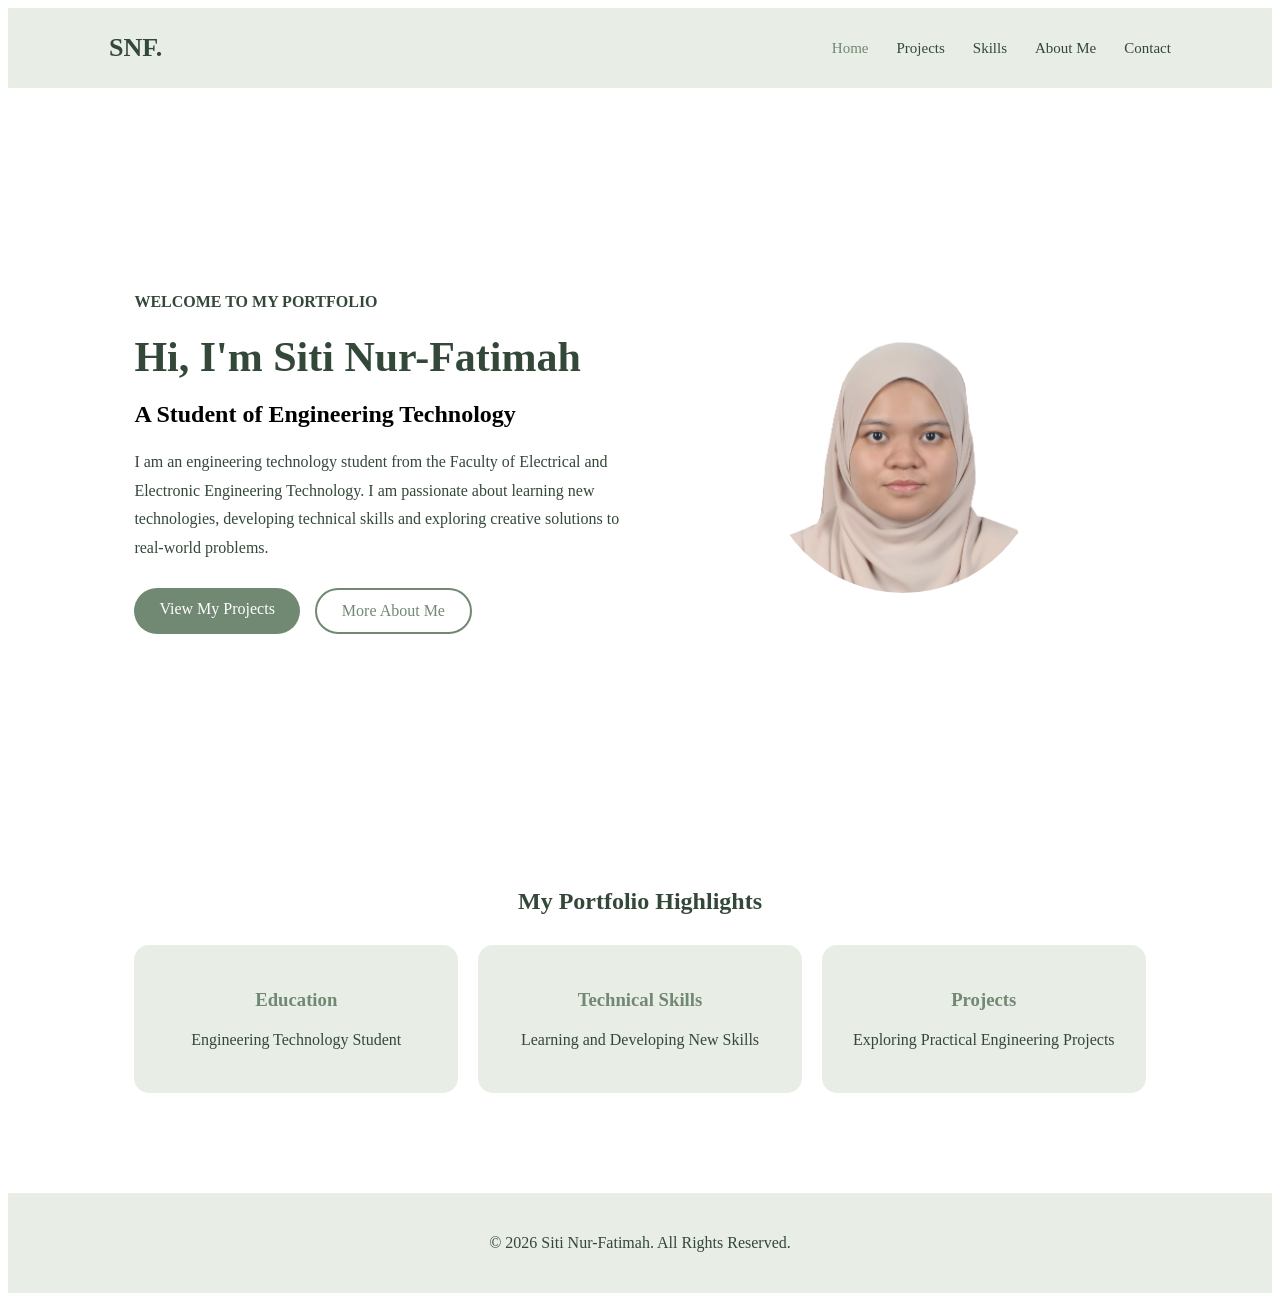
<file: index.html>
<!DOCTYPE html>
<html lang="en">
    <head>
        <meta charset="UTF-8">
        <meta name="viewport" content="width=device-width, initial-scale=1.0">

        <title>Home | Siti Nur-Fatimah</title>

        <!-- External CSS -->
        <link rel="stylesheet" href="css/style.css">
    </head>
    <body>

        <!-- Navigation Bar -->
        <header>
            <nav class="navbar">
                <h2 class="logo">SNF.</h2>
                <ul class="nav-links">
                    <li><a href="index.html" class="active">Home</a></li>
                    <li><a href="projects.html">Projects</a></li>
                    <li><a href="skills.html">Skills</a></li>
                    <li><a href="about.html">About Me</a></li>
                    <li><a href="contact.html">Contact</a></li>
                </ul>
            </nav>
        </header>
        
        <!-- Main Home Section -->
        <main>
            <section class="hero">
                <div class="hero-content">
                    <p class="welcome-text" id="greeting">
                        WELCOME TO MY PORTFOLIO
                    </p>
                    <h1>Hi, I'm <span>Siti Nur-Fatimah</span></h1>
                    <h2>A Student of Engineering Technology</h2>
                    <p class="hero-description">
                        I am an engineering technology student from the
                        Faculty of Electrical and Electronic Engineering
                        Technology. I am passionate about learning new
                        technologies, developing technical skills and
                        exploring creative solutions to real-world problems.
                    </p>
                    <div class="hero-buttons">
                        <a href="projects.html" class="btn">View My Projects</a>
                        <a href="about.html" class="btn btn-outline">More About Me</a>
                    </div>
                </div>
                <div class="hero-image">
                    <div class="profile-placeholder">
                        <img src="images/profile.png" alt="Siti Nur-Fatimah">
                    </div>
                </div>
            </section>

            <!-- Quick Highlights -->
            <section class="highlights">
                <h2>My Portfolio Highlights</h2>
                <div class="highlight-container">
                    <div class="highlight-card">
                        <h3>Education</h3>
                        <p>Engineering Technology Student</p>
                    </div>
                    <div class="highlight-card">
                        <h3>Technical Skills</h3>
                        <p>Learning and Developing New Skills</p>
                    </div>
                    <div class="highlight-card">
                        <h3>Projects</h3>
                        <p>Exploring Practical Engineering Projects</p>
                    </div>
                </div>
            </section>
        </main>

        <!-- Footer -->
        <footer>
            <p>
                &copy; <span id="year"></span> Siti Nur-Fatimah.
                All Rights Reserved.
            </p>
        </footer>
        <!-- External JavaScript -->
        <script src="js/script.js"></script>
    </body>
</html>
</file>
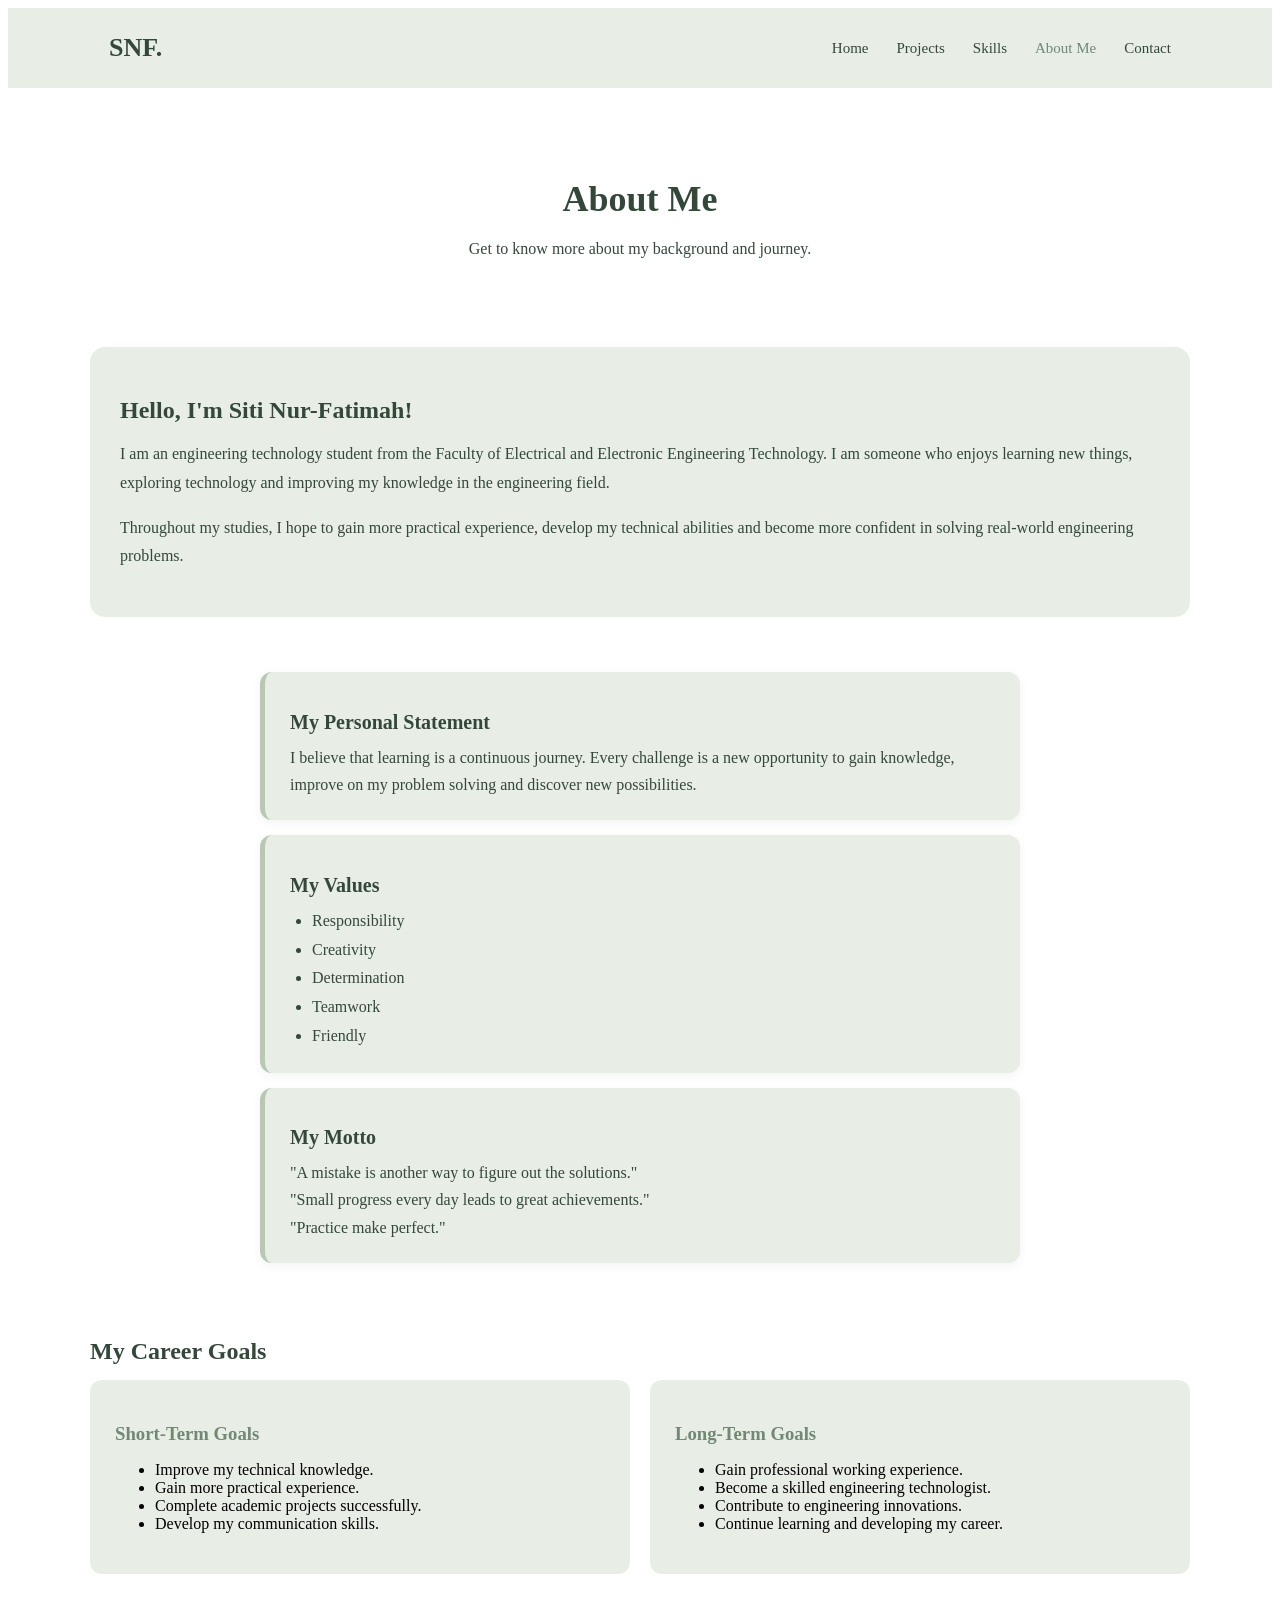
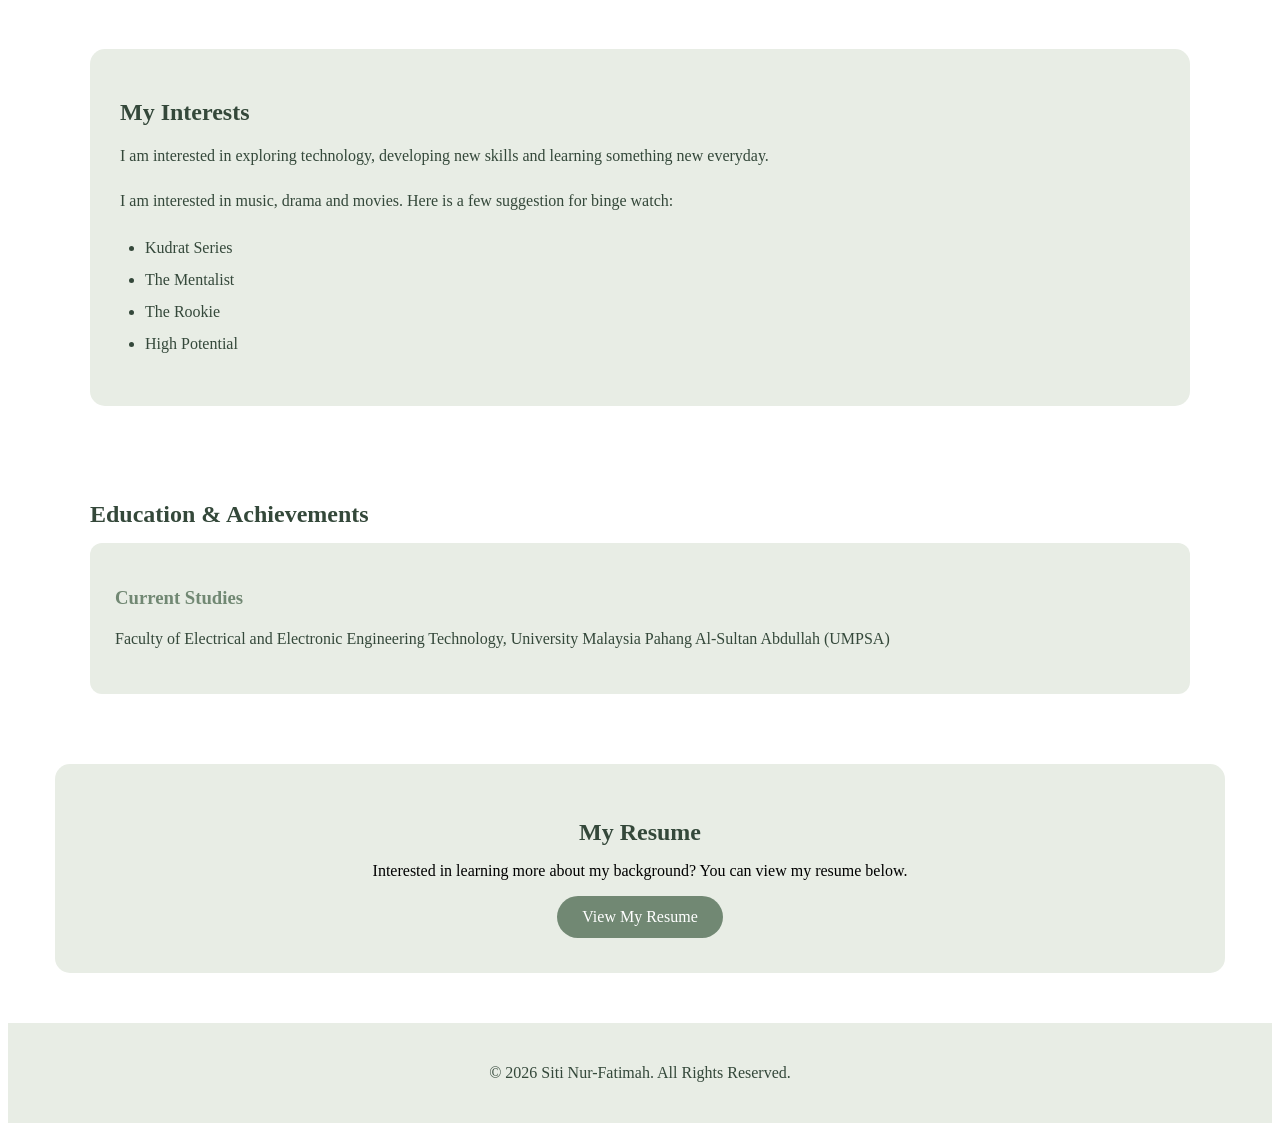
<file: about.html>
<!DOCTYPE html>
<html lang="en">
    <head>
        <meta charset="UTF-8">
        <meta name="viewport" content="width=device-width, initial-scale=1.0">

        <title>About Me | Siti Nur-Fatimah</title>

        <link rel="stylesheet" href="css/style.css">
    </head>

    <body>

        <!-- Navigation Bar -->
        <header>
            <nav class="navbar">

                <h2 class="logo">SNF.</h2>

                <ul class="nav-links">
                    <li><a href="index.html">Home</a></li>
                    <li><a href="projects.html">Projects</a></li>
                    <li><a href="skills.html">Skills</a></li>
                    <li><a href="about.html" class="active">About Me</a></li>
                    <li><a href="contact.html">Contact</a></li>
                </ul>

            </nav>
        </header>

        <main>

            <!-- About Me Section -->
            <section class="page-header">
                <h1>About Me</h1>
                <p>Get to know more about my background and journey.</p>
            </section>

            <section class="about-section">

                <div class="about-content">

                    <h2>Hello, I'm Siti Nur-Fatimah!</h2>

                    <p>
                        I am an engineering technology student from the
                        Faculty of Electrical and Electronic Engineering
                        Technology. I am someone who enjoys learning new
                        things, exploring technology and improving my
                        knowledge in the engineering field.
                    </p>

                    <p>
                        Throughout my studies, I hope to gain more
                        practical experience, develop my technical
                        abilities and become more confident in solving
                        real-world engineering problems.
                    </p>

                </div>

            </section>

            <!-- Personal Statement -->
            <section class="about-details">

                <div class="about-card">

                    <h2>My Personal Statement</h2>

                    <p>
                        I believe that learning is a continuous journey.
                        Every challenge is a new opportunity to gain
                        knowledge, improve on my problem solving and discover new
                        possibilities.
                    </p>

                </div>

                <div class="about-card">

                    <h2>My Values</h2>

                    <ul>
                        <li>Responsibility</li>
                        <li>Creativity</li>
                        <li>Determination</li>
                        <li>Teamwork</li>
                        <li>Friendly</li>
                    </ul>

                </div>

                <div class="about-card">

                    <h2>My Motto</h2>

                    <p>
                        "A mistake is another way to figure out the solutions."
                    </p>

                    <p>
                        "Small progress every day leads to great achievements."
                    </p>

                    <p>
                        "Practice make perfect."
                    </p>

                </div>

            </section>

            <!-- Career Goals -->
            <section class="career-section">

                <h2>My Career Goals</h2>

                <div class="goal-container">

                    <div class="goal-card">

                        <h3>Short-Term Goals</h3>

                        <ul>
                            <li>Improve my technical knowledge.</li>
                            <li>Gain more practical experience.</li>
                            <li>Complete academic projects successfully.</li>
                            <li>Develop my communication skills.</li>
                        </ul>

                    </div>

                    <div class="goal-card">

                        <h3>Long-Term Goals</h3>

                        <ul>
                            <li>Gain professional working experience.</li>
                            <li>Become a skilled engineering technologist.</li>
                            <li>Contribute to engineering innovations.</li>
                            <li>Continue learning and developing my career.</li>
                        </ul>

                    </div>

                </div>

            </section>

            <!-- Interests -->
            <section class="interests-section">

                <div class="about-content">

                    <h2>My Interests</h2>

                    <p>
                        I am interested in exploring technology, developing new skills and learning something new everyday.
                    </p>
                    
                    <p>
                        I am interested in music, drama and movies. Here is a few suggestion for binge watch:
                    </p>

                    <ul>
                            <li>Kudrat Series</li>
                            <li>The Mentalist</li>
                            <li>The Rookie</li>
                            <li>High Potential</li>
                    </ul>

                </div>

            </section>

            <!-- Education and Achievements -->
            <section class="education-section">

                <h2>Education & Achievements</h2>

                <div class="education-card">

                    <h3>Current Studies</h3>

                    <p>
                        Faculty of Electrical and Electronic Engineering Technology,
                        University Malaysia Pahang Al-Sultan Abdullah (UMPSA)
                    </p>

                </div>

            </section>

            <!-- Resume -->
            <section class="resume-section">

                <h2>My Resume</h2>

                <p>
                    Interested in learning more about my background?
                    You can view my resume below.
                </p>

                <a href="docs/resume.pdf" class="btn" target="_blank">
                    View My Resume
                </a>

            </section>

        </main>

        <!-- Footer -->
        <footer>

            <p>
                &copy; <span id="year"></span>
                Siti Nur-Fatimah. All Rights Reserved.
            </p>

        </footer>

        <script src="js/script.js"></script>

    </body>
</html>
</file>
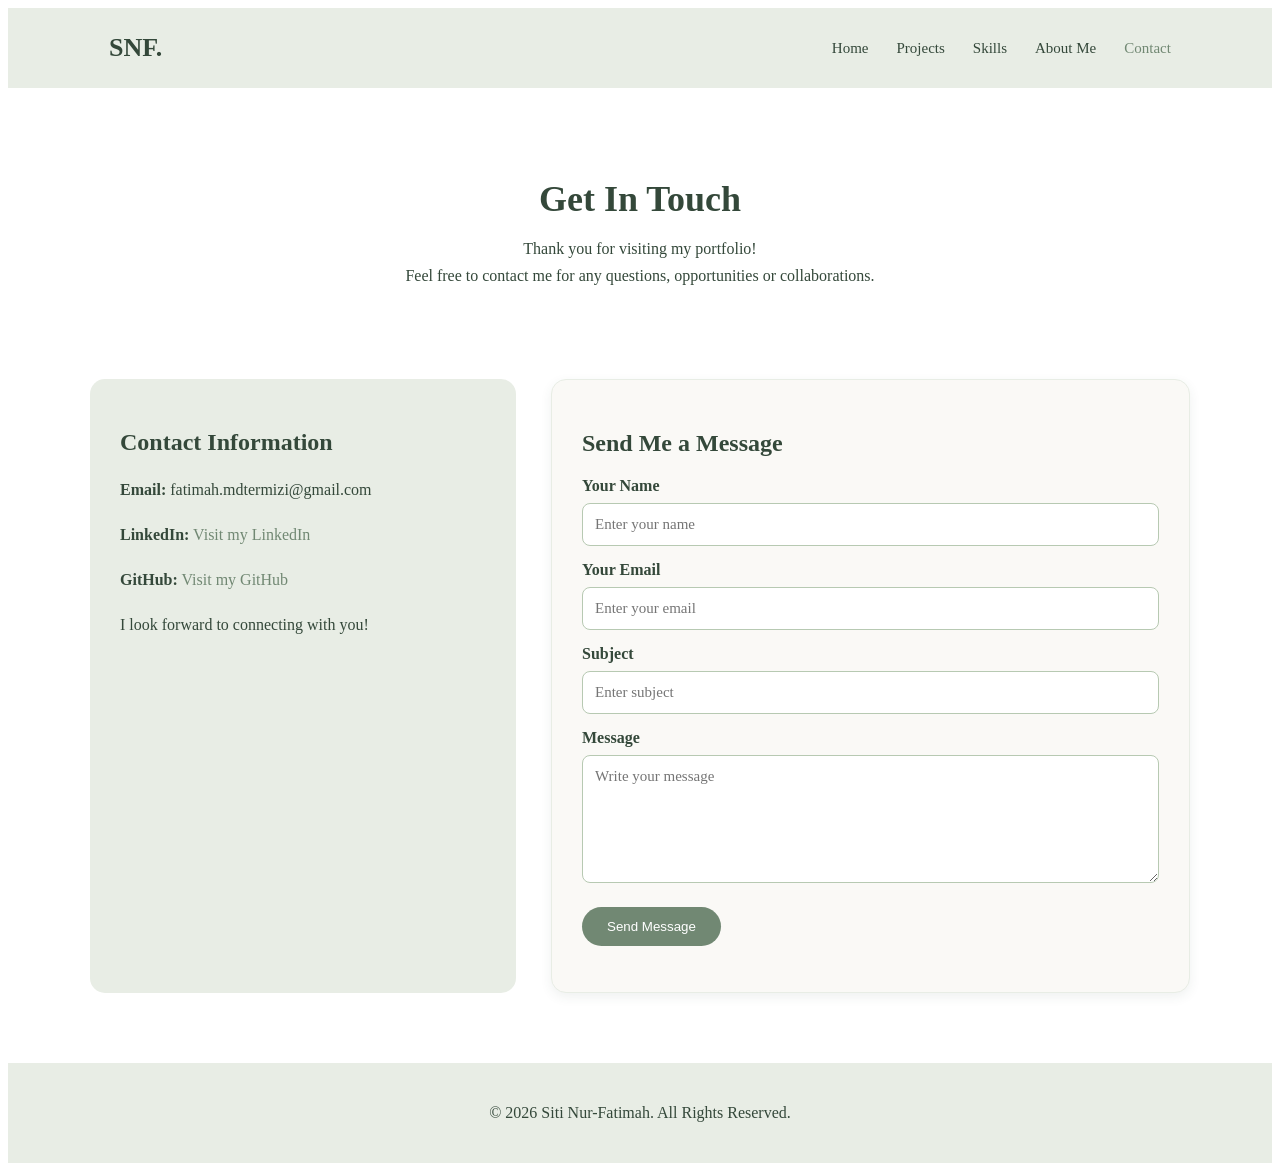
<file: contact.html>
<!DOCTYPE html>
<html lang="en">
    <head>
        <meta charset="UTF-8">
        <meta name="viewport" content="width=device-width, initial-scale=1.0">
        <title>Contact | Siti Nur-Fatimah</title>
        <link rel="stylesheet" href="css/style.css">
    </head>
    <body>

        <!-- Navigation Bar -->
        <header>
            <nav class="navbar">
                <h2 class="logo">SNF.</h2>

                <ul class="nav-links">
                    <li><a href="index.html">Home</a></li>
                    <li><a href="projects.html">Projects</a></li>
                    <li><a href="skills.html">Skills</a></li>
                    <li><a href="about.html">About Me</a></li>
                    <li><a href="contact.html" class="active">Contact</a></li>
                </ul>
            </nav>
        </header>

        <main>
            <!-- Contact Introduction -->
            <section class="page-header">
                <h1>Get In Touch</h1>
                <p>
                    Thank you for visiting my portfolio!
                </p>
                <p>
                    Feel free to contact me for any questions,
                    opportunities or collaborations.
                </p>
            </section>

            <!-- Contact Information -->
            <section class="contact-section">

                <div class="contact-info">
                    <h2>Contact Information</h2>

                    <p>
                        <strong>Email:</strong>
                        fatimah.mdtermizi@gmail.com
                    </p>

                    <p>
                        <strong>LinkedIn:</strong>
                        <a href="https://www.linkedin.com/in/siti-nur-fatimah-87527625b/"
                        target="_blank">Visit my LinkedIn</a>
                    </p>

                    <p>
                        <strong>GitHub:</strong>
                        <a href="https://github.com/ctmitly"
                        target="_blank">Visit my GitHub</a>
                    </p>

                    <p>
                        I look forward to connecting with you!
                    </p>
                </div>

                <!-- Contact Form -->
                <div class="contact-form">
                    <h2>Send Me a Message</h2>

                    <form id="contactForm">

                        <label for="name">Your Name</label>
                        <input type="text" id="name"
                            placeholder="Enter your name" required>

                        <label for="email">Your Email</label>
                        <input type="email" id="email"
                            placeholder="Enter your email" required>

                        <label for="subject">Subject</label>
                        <input type="text" id="subject"
                            placeholder="Enter subject" required>

                        <label for="message">Message</label>
                        <textarea id="message" rows="6"
                                placeholder="Write your message"
                                required></textarea>

                        <button type="submit" class="btn">
                            Send Message
                        </button>

                        <p id="formMessage"></p>

                    </form>
                </div>

            </section>
        </main>

        <!-- Footer -->
        <footer>
            <p>
                &copy; <span id="year"></span>
                Siti Nur-Fatimah. All Rights Reserved.
            </p>
        </footer>

        <script src="js/script.js"></script>

    </body>
</html>
</file>
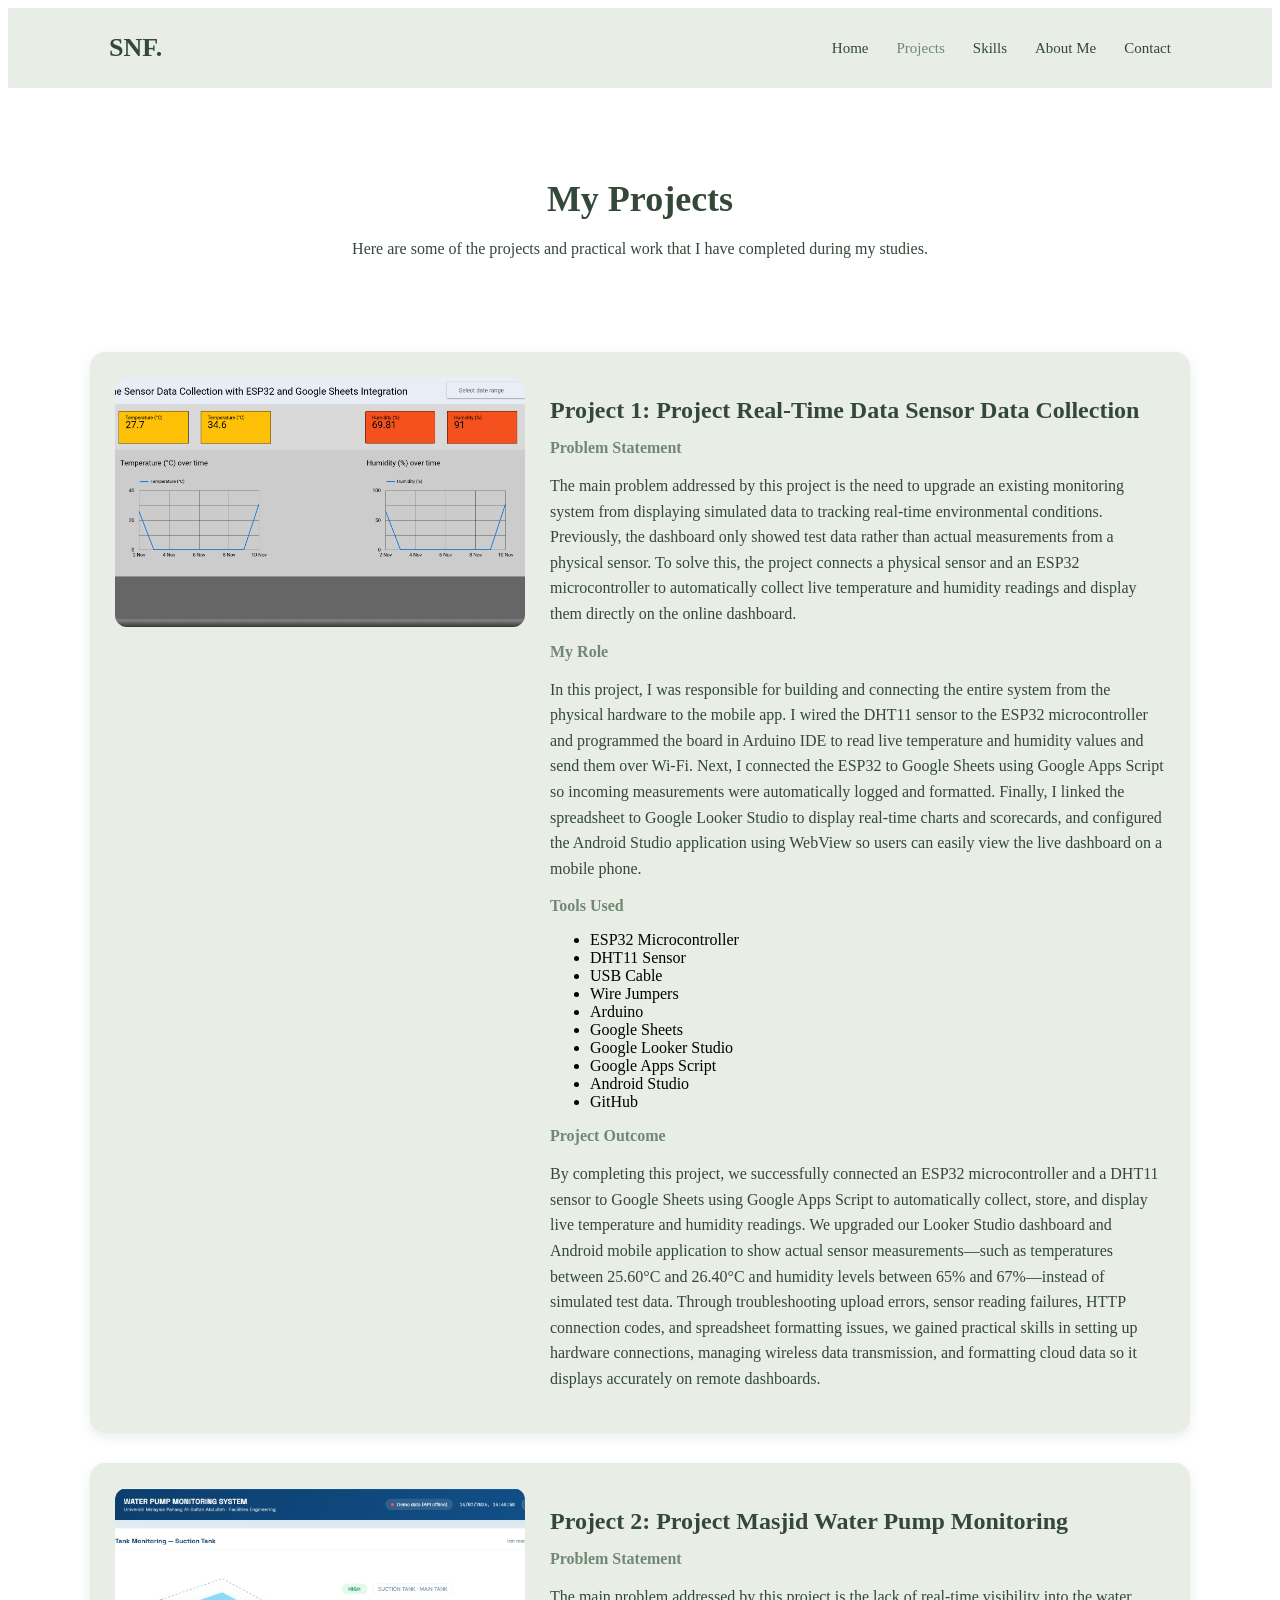
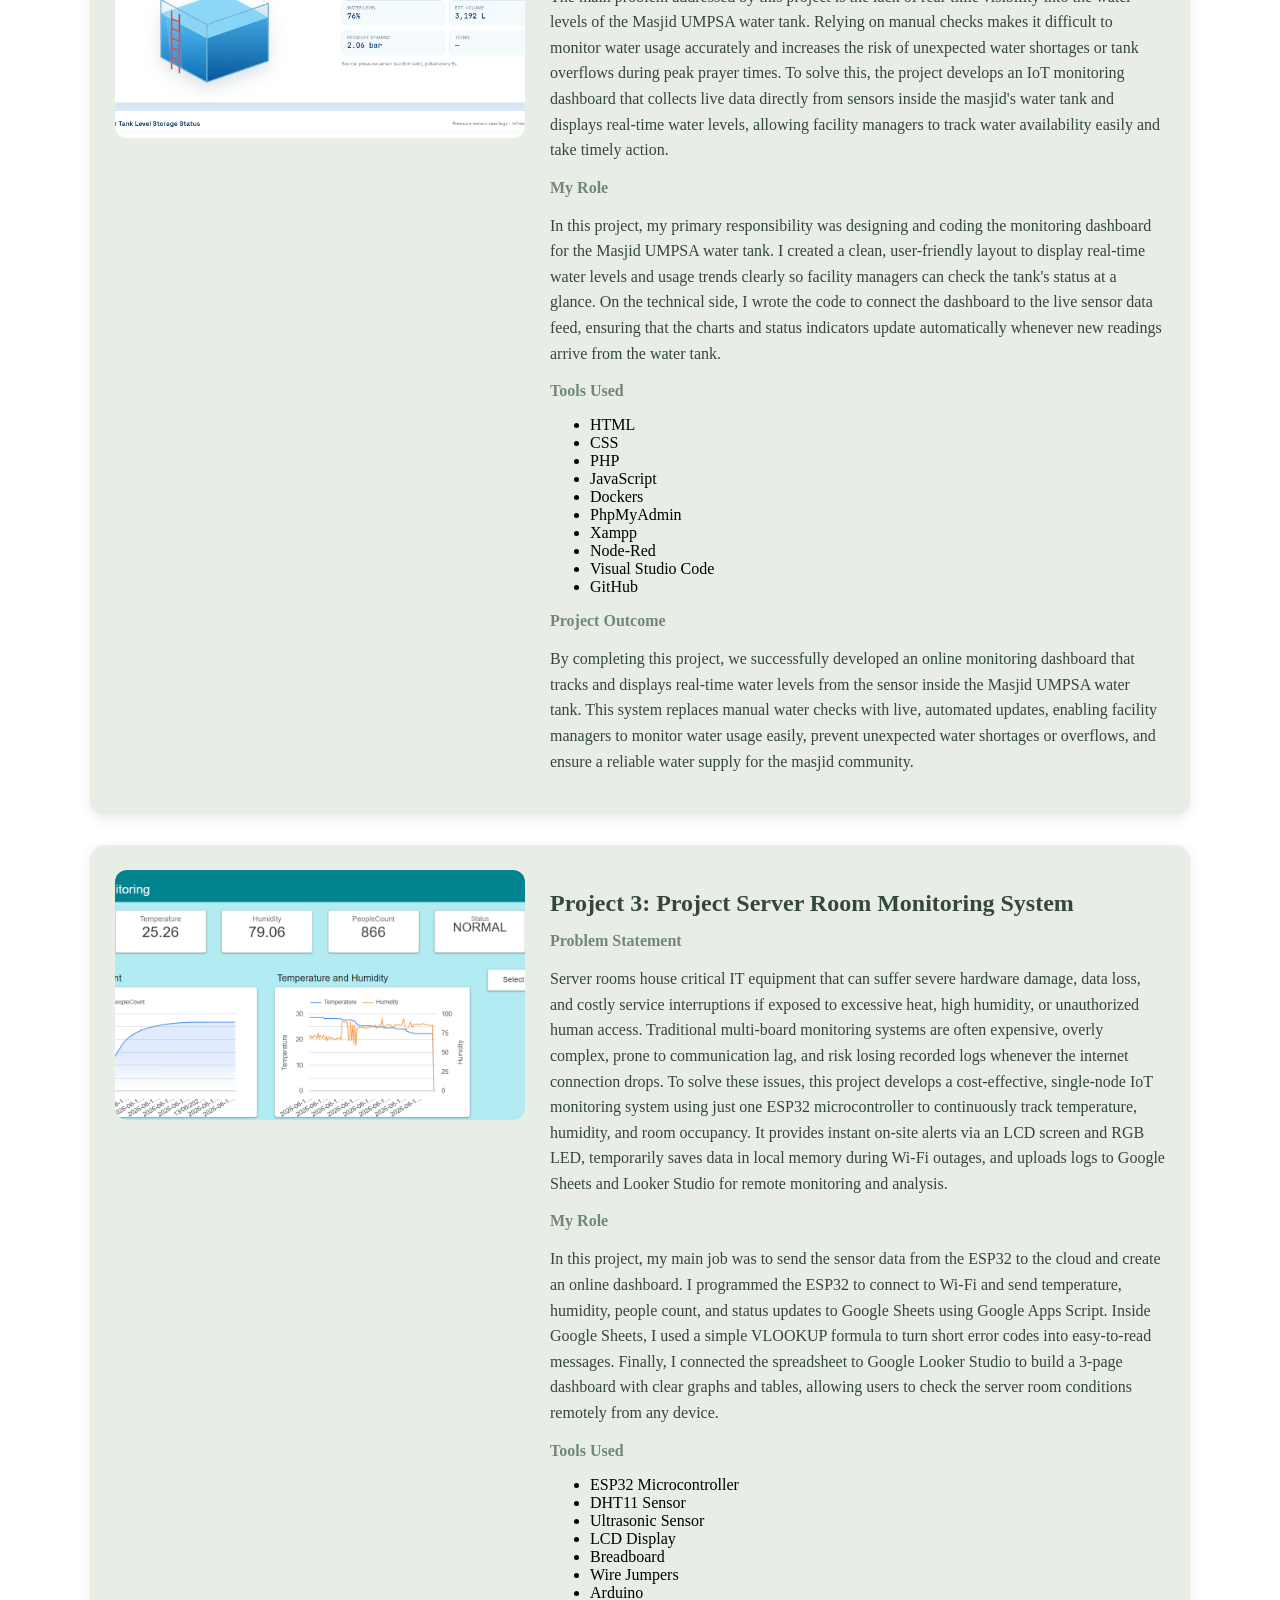
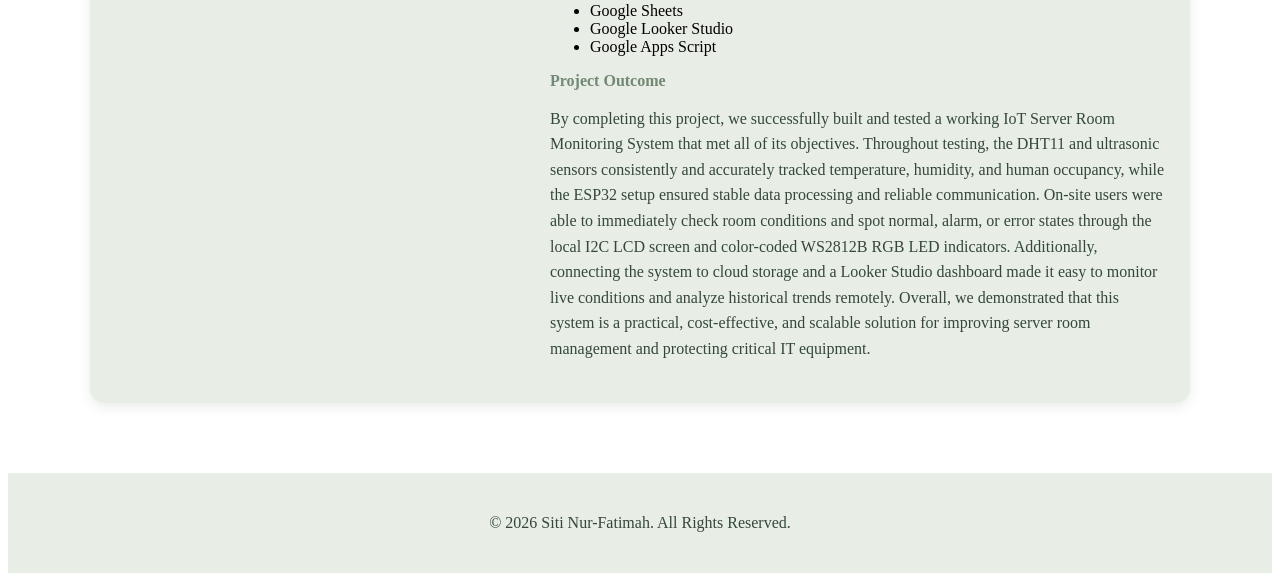
<file: projects.html>
<!DOCTYPE html>
<html lang="en">
    <head>
        <meta charset="UTF-8">
        <meta name="viewport" content="width=device-width, initial-scale=1.0">
        <title>Projects | Siti Nur-Fatimah</title>
        <link rel="stylesheet" href="css/style.css">
    </head>
    <body>

        <!-- Navigation Bar -->
        <header>
            <nav class="navbar">
                <h2 class="logo">SNF.</h2>

                <ul class="nav-links">
                    <li><a href="index.html">Home</a></li>
                    <li><a href="projects.html" class="active">Projects</a></li>
                    <li><a href="skills.html">Skills</a></li>
                    <li><a href="about.html">About Me</a></li>
                    <li><a href="contact.html">Contact</a></li>
                </ul>
            </nav>
        </header>

        <!-- Projects Section -->
        <main>
            <section class="page-header">
                <h1>My Projects</h1>
                <p>
                    Here are some of the projects and practical work
                    that I have completed during my studies.
                </p>
            </section>

            <section class="projects-section">

                <!-- Project 1 -->
                <article class="project-card">
                    <div class="project-image">
                        <img src="images/project1.png"
                            alt="Project 1 image">
                    </div>

                    <div class="project-content">
                        <h2>Project 1: Project Real-Time Data Sensor Data Collection</h2>

                        <h3>Problem Statement</h3>
                        <p>
                            The main problem addressed by this project is the need to upgrade an existing monitoring system from displaying simulated data to tracking real-time environmental conditions. Previously, the dashboard only showed test data rather than actual measurements from a physical sensor. To solve this, the project connects a physical sensor and an ESP32 microcontroller to automatically collect live temperature and humidity readings and display them directly on the online dashboard.
                        </p>

                        <h3>My Role</h3>
                        <p>
                            In this project, I was responsible for building and connecting the entire system from the physical hardware to the mobile app. I wired the DHT11 sensor to the ESP32 microcontroller and programmed the board in Arduino IDE to read live temperature and humidity values and send them over Wi-Fi. Next, I connected the ESP32 to Google Sheets using Google Apps Script so incoming measurements were automatically logged and formatted. Finally, I linked the spreadsheet to Google Looker Studio to display real-time charts and scorecards, and configured the Android Studio application using WebView so users can easily view the live dashboard on a mobile phone.
                        </p>

                        <h3>Tools Used</h3>
                        <ul>
                            <li>ESP32 Microcontroller</li>
                            <li>DHT11 Sensor</li>
                            <li>USB Cable</li>
                            <li>Wire Jumpers</li>
                            <li>Arduino</li>
                            <li>Google Sheets</li>
                            <li>Google Looker Studio</li>
                            <li>Google Apps Script</li>
                            <li>Android Studio</li>
                            <li>GitHub</li>
                        </ul>

                        <h3>Project Outcome</h3>
                        <p>
                            By completing this project, we successfully connected an ESP32 microcontroller and a DHT11 sensor to Google Sheets using Google Apps Script to automatically collect, store, and display live temperature and humidity readings. We upgraded our Looker Studio dashboard and Android mobile application to show actual sensor measurements—such as temperatures between 25.60°C and 26.40°C and humidity levels between 65% and 67%—instead of simulated test data. Through troubleshooting upload errors, sensor reading failures, HTTP connection codes, and spreadsheet formatting issues, we gained practical skills in setting up hardware connections, managing wireless data transmission, and formatting cloud data so it displays accurately on remote dashboards.
                        </p>

                    </div>
                </article>

                <!-- Project 2 -->
                <article class="project-card">
                    <div class="project-image">
                        <img src="images/project2.png"
                            alt="Project 2 image">
                    </div>

                    <div class="project-content">
                        <h2>Project 2: Project Masjid Water Pump Monitoring</h2>

                        <h3>Problem Statement</h3>
                        <p>
                            The main problem addressed by this project is the lack of real-time visibility into the water levels of the Masjid UMPSA water tank. Relying on manual checks makes it difficult to monitor water usage accurately and increases the risk of unexpected water shortages or tank overflows during peak prayer times. To solve this, the project develops an IoT monitoring dashboard that collects live data directly from sensors inside the masjid's water tank and displays real-time water levels, allowing facility managers to track water availability easily and take timely action.
                        </p>

                        <h3>My Role</h3>
                        <p>
                            In this project, my primary responsibility was designing and coding the monitoring dashboard for the Masjid UMPSA water tank. I created a clean, user-friendly layout to display real-time water levels and usage trends clearly so facility managers can check the tank's status at a glance. On the technical side, I wrote the code to connect the dashboard to the live sensor data feed, ensuring that the charts and status indicators update automatically whenever new readings arrive from the water tank.
                        </p>

                        <h3>Tools Used</h3>
                        <ul>
                            <li>HTML</li>
                            <li>CSS</li>
                            <li>PHP</li>
                            <li>JavaScript</li>
                            <li>Dockers</li>
                            <li>PhpMyAdmin</li>
                            <li>Xampp</li>
                            <li>Node-Red</li>
                            <li>Visual Studio Code</li>
                            <li>GitHub</li>
                        </ul>

                        <h3>Project Outcome</h3>
                        <p>
                            By completing this project, we successfully developed an online monitoring dashboard that tracks and displays real-time water levels from the sensor inside the Masjid UMPSA water tank. This system replaces manual water checks with live, automated updates, enabling facility managers to monitor water usage easily, prevent unexpected water shortages or overflows, and ensure a reliable water supply for the masjid community.
                        </p>

                    </div>
                </article>

                <!-- Project 3 -->
                <article class="project-card">
                    <div class="project-image">
                        <img src="images/project3.png"
                            alt="Project 3 image">
                    </div>

                    <div class="project-content">
                        <h2>Project 3: Project Server Room Monitoring System</h2>

                        <h3>Problem Statement</h3>
                        <p>
                            Server rooms house critical IT equipment that can suffer severe hardware damage, data loss, and costly service interruptions if exposed to excessive heat, high humidity, or unauthorized human access. Traditional multi-board monitoring systems are often expensive, overly complex, prone to communication lag, and risk losing recorded logs whenever the internet connection drops. To solve these issues, this project develops a cost-effective, single-node IoT monitoring system using just one ESP32 microcontroller to continuously track temperature, humidity, and room occupancy. It provides instant on-site alerts via an LCD screen and RGB LED, temporarily saves data in local memory during Wi-Fi outages, and uploads logs to Google Sheets and Looker Studio for remote monitoring and analysis.
                        </p>

                        <h3>My Role</h3>
                        <p>
                            In this project, my main job was to send the sensor data from the ESP32 to the cloud and create an online dashboard. I programmed the ESP32 to connect to Wi-Fi and send temperature, humidity, people count, and status updates to Google Sheets using Google Apps Script. Inside Google Sheets, I used a simple VLOOKUP formula to turn short error codes into easy-to-read messages. Finally, I connected the spreadsheet to Google Looker Studio to build a 3-page dashboard with clear graphs and tables, allowing users to check the server room conditions remotely from any device.
                        </p>

                        <h3>Tools Used</h3>
                        <ul>
                            <li>ESP32 Microcontroller</li>
                            <li>DHT11 Sensor</li>
                            <li>Ultrasonic Sensor</li>
                            <li>LCD Display</li>
                            <li>Breadboard</li>
                            <li>Wire Jumpers</li>
                            <li>Arduino</li>
                            <li>Google Sheets</li>
                            <li>Google Looker Studio</li>
                            <li>Google Apps Script</li>
                        </ul>

                        <h3>Project Outcome</h3>
                        <p>
                            By completing this project, we successfully built and tested a working IoT Server Room Monitoring System that met all of its objectives. Throughout testing, the DHT11 and ultrasonic sensors consistently and accurately tracked temperature, humidity, and human occupancy, while the ESP32 setup ensured stable data processing and reliable communication. On-site users were able to immediately check room conditions and spot normal, alarm, or error states through the local I2C LCD screen and color-coded WS2812B RGB LED indicators. Additionally, connecting the system to cloud storage and a Looker Studio dashboard made it easy to monitor live conditions and analyze historical trends remotely. Overall, we demonstrated that this system is a practical, cost-effective, and scalable solution for improving server room management and protecting critical IT equipment.
                        </p>

                    </div>
                </article>

            </section>
        </main>

        <!-- Footer -->
        <footer>
            <p>
                &copy; <span id="year"></span>
                Siti Nur-Fatimah. All Rights Reserved.
            </p>
        </footer>

        <script src="js/script.js"></script>
    </body>
</html>
</file>
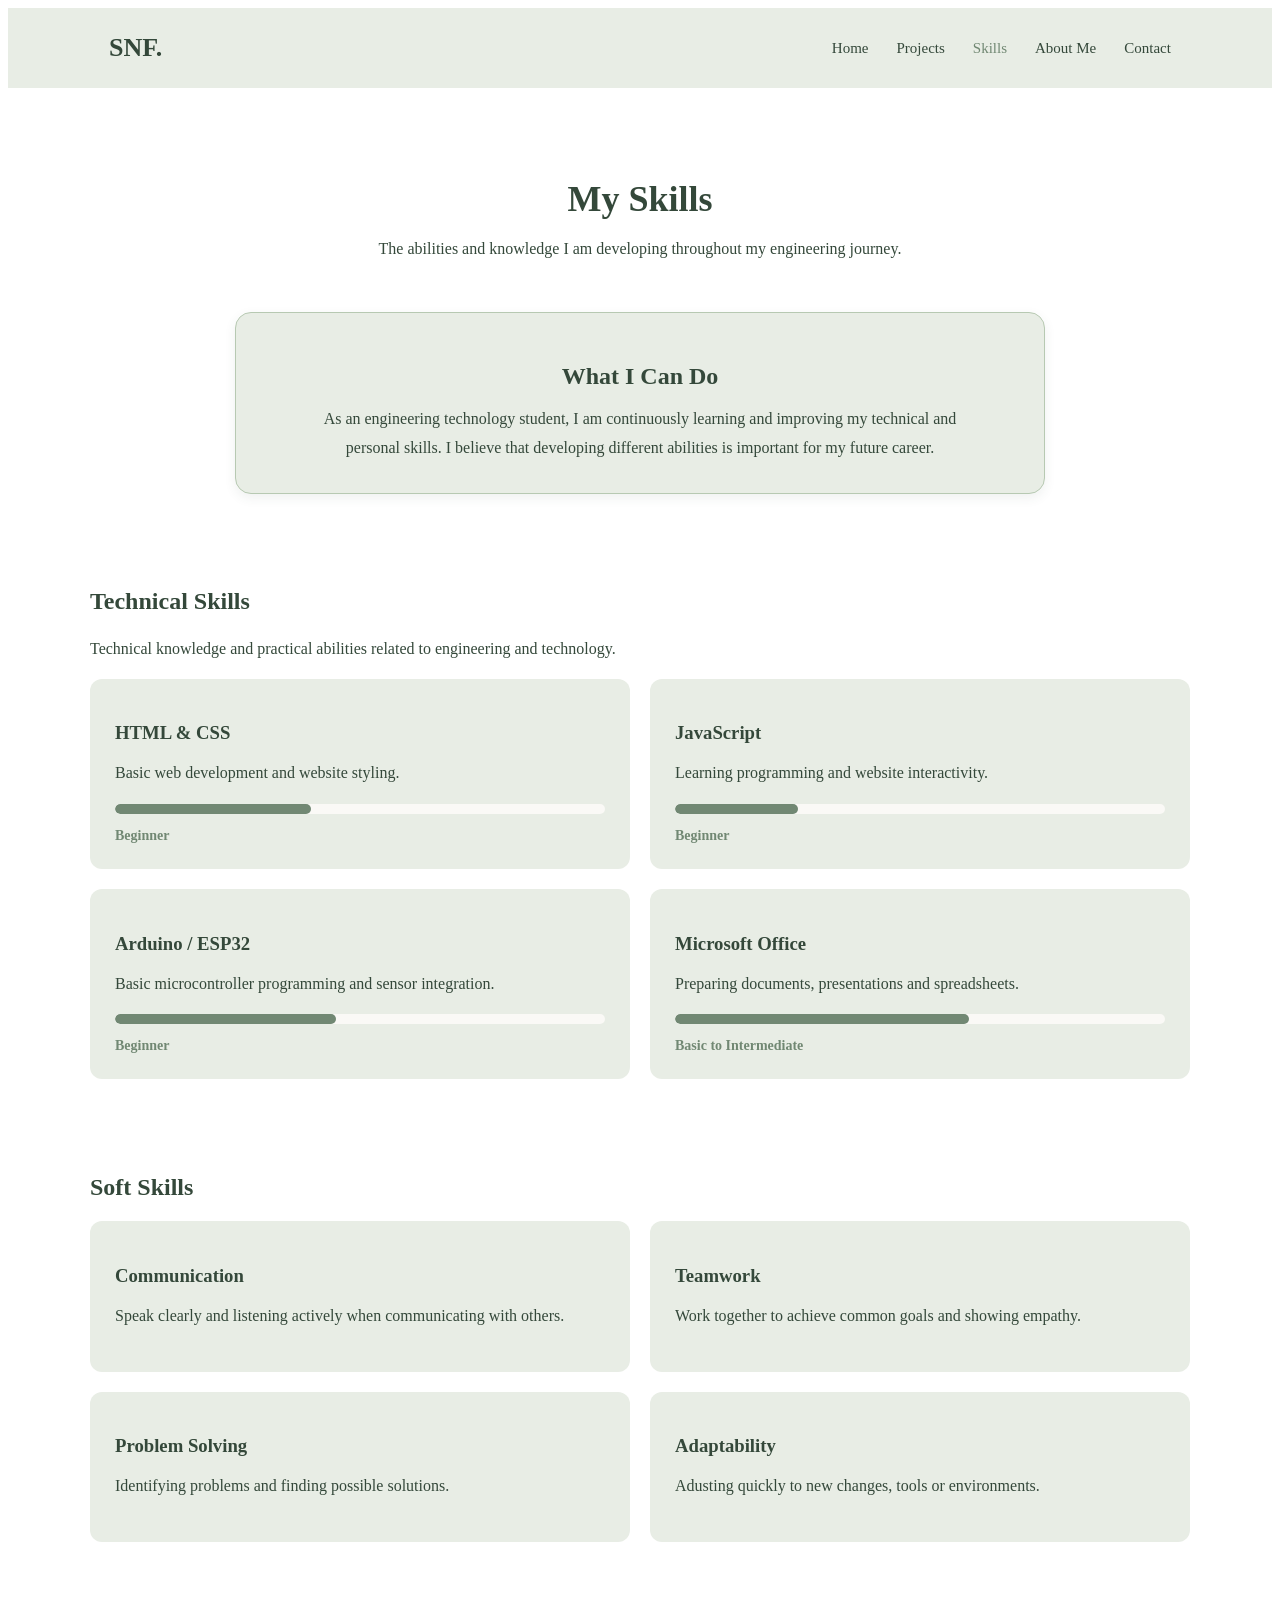
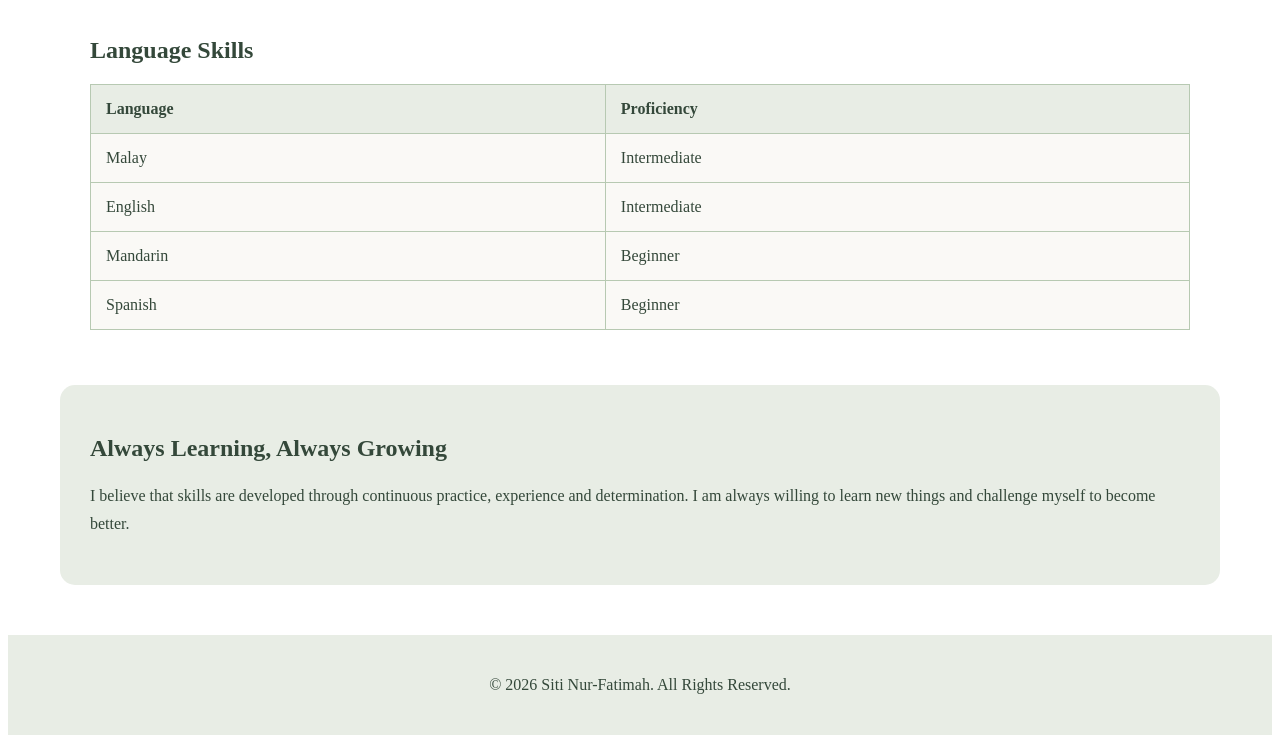
<file: skills.html>
<!DOCTYPE html>
<html lang="en">
    <head>
        <meta charset="UTF-8">
        <meta name="viewport" content="width=device-width, initial-scale=1.0">
        <title>Skills | Siti Nur-Fatimah</title>
        <link rel="stylesheet" href="css/style.css">
    </head>

    <body>

        <!-- Navigation Bar -->
        <header>
            <nav class="navbar">
                <h2 class="logo">SNF.</h2>

                <ul class="nav-links">
                    <li><a href="index.html">Home</a></li>
                    <li><a href="projects.html">Projects</a></li>
                    <li><a href="skills.html" class="active">Skills</a></li>
                    <li><a href="about.html">About Me</a></li>
                    <li><a href="contact.html">Contact</a></li>
                </ul>
            </nav>
        </header>

        <main>

            <!-- Page Heading -->
            <section class="page-header">
                <h1>My Skills</h1>
                <p>
                    The abilities and knowledge I am developing
                    throughout my engineering journey.
                </p>
            </section>

            <!-- What I Can Do -->
            <section class="skills-intro">
                <div class="skills-intro-box">
                    <h2>What I Can Do</h2>
                    <p>
                        As an engineering technology student, I am
                        continuously learning and improving my technical
                        and personal skills. I believe that developing
                        different abilities is important for my future career.
                    </p>
                </div>
            </section>

            <!-- Technical Skills -->
            <section class="skills-section">
                <h2>Technical Skills</h2>

                <p class="section-description">
                    Technical knowledge and practical abilities
                    related to engineering and technology.
                </p>

                <div class="skills-container">

                    <div class="skill-card">
                        <h3>HTML & CSS</h3>
                        <p>Basic web development and website styling.</p>

                        <div class="skill-progress">
                            <div class="progress-fill level-40"></div>
                        </div>

                        <span class="skill-label">Beginner</span>
                    </div>

                    <div class="skill-card">
                        <h3>JavaScript</h3>
                        <p>Learning programming and website interactivity.</p>

                        <div class="skill-progress">
                            <div class="progress-fill level-25"></div>
                        </div>

                        <span class="skill-label">Beginner</span>
                    </div>

                    <div class="skill-card">
                        <h3>Arduino / ESP32</h3>
                        <p>Basic microcontroller programming and sensor integration.</p>

                        <div class="skill-progress">
                            <div class="progress-fill level-45"></div>
                        </div>

                        <span class="skill-label">Beginner</span>
                    </div>

                    <div class="skill-card">
                        <h3>Microsoft Office</h3>
                        <p>Preparing documents, presentations and spreadsheets.</p>

                        <div class="skill-progress">
                            <div class="progress-fill level-60"></div>
                        </div>

                        <span class="skill-label">Basic to Intermediate</span>
                    </div>

                </div>
            </section>

            <!-- Soft Skills -->
            <section class="skills-section">
                <h2>Soft Skills</h2>

                <div class="skills-container">

                    <div class="skill-card">
                        <h3>Communication</h3>
                        <p>Speak clearly and listening actively when communicating with others.</p>
                    </div>

                    <div class="skill-card">
                        <h3>Teamwork</h3>
                        <p>Work together to achieve common goals and showing empathy.</p>
                    </div>

                    <div class="skill-card">
                        <h3>Problem Solving</h3>
                        <p>Identifying problems and finding possible solutions.</p>
                    </div>

                    <div class="skill-card">
                        <h3>Adaptability</h3>
                        <p>Adusting quickly to new changes, tools or environments.</p>
                    </div>

                </div>
            </section>

            <!-- Language Skills -->
            <section class="language-section">
                <h2>Language Skills</h2>

                <table>
                    <thead>
                        <tr>
                            <th>Language</th>
                            <th>Proficiency</th>
                        </tr>
                    </thead>

                    <tbody>
                        <tr><td>Malay</td><td>Intermediate</td></tr>
                        <tr><td>English</td><td>Intermediate</td></tr>
                        <tr><td>Mandarin</td><td>Beginner</td></tr>
                        <tr><td>Spanish</td><td>Beginner</td></tr>
                    </tbody>
                </table>
            </section>

            <!-- Personal Development -->
            <section class="development-section">
                <h2>Always Learning, Always Growing</h2>

                <p>
                    I believe that skills are developed through
                    continuous practice, experience and determination.
                    I am always willing to learn new things and
                    challenge myself to become better.
                </p>
            </section>

        </main>

        <!-- Footer -->
        <footer>
            <p>
                &copy; <span id="year"></span>
                Siti Nur-Fatimah. All Rights Reserved.
            </p>
        </footer>

        <script src="js/script.js"></script>

    </body>
</html>
</file>
<file: css/style.css>
/* =================================
   HOME PAGE
================================= */

.hero {
    min-height: 70vh;
    display: flex;
    justify-content: space-between;
    align-items: center;
    gap: 40px;
    padding: 50px 10%;
}

.hero-content {
    flex: 1;
}

.hero-content h1 {
    color: #34483A;
    font-size: 42px;
    margin: 15px 0;
}

.hero-content p {
    color: #34483A;
    line-height: 1.8;
}

.welcome-text {
    color: #718873;
    font-weight: bold;
}

.hero-buttons {
    display: flex;
    flex-wrap: wrap;
    gap: 15px;
    margin-top: 25px;
}

.btn {
    display: inline-block;
    padding: 12px 25px;
    background-color: #718873;
    color: white;
    text-decoration: none;
    border-radius: 25px;
    border: none;
    cursor: pointer;
    transition: 0.3s ease;
}

.btn:hover {
    background-color: #34483A;
    transform: translateY(-2px);
}

.btn-outline {
    background-color: transparent;
    color: #718873;
    border: 2px solid #718873;
}

.btn-outline:hover {
    background-color: #718873;
    color: white;
}

.hero-image {
    flex: 1;
    text-align: center;
}

.profile-placeholder {
    width: 280px;
    height: 280px;
    margin: auto;
    border-radius: 50%;
    background-color: #B7C9B2;
    display: flex;
    justify-content: center;
    align-items: center;
    color: #34483A;
    font-size: 20px;
    overflow: hidden;
}

.profile-placeholder img {
    width: 100%;
    height: 100%;
    object-fit: cover; /* Fills the circle evenly without stretching the photo */
}

/* Home Highlights */

.highlights {
    padding: 50px 10%;
    text-align: center;
}

.highlights h2 {
    color: #34483A;
    margin-bottom: 30px;
}

.highlight-container {
    display: grid;
    grid-template-columns: repeat(3, 1fr);
    gap: 20px;
}

.highlight-card {
    background-color: #E8EDE5;
    padding: 25px;
    border-radius: 15px;
    transition: transform 0.3s ease;
}

.highlight-card:hover {
    transform: translateY(-5px);
}

.highlight-card h3 {
    color: #718873;
    margin-bottom: 10px;
}

.highlight-card p {
    color: #34483A;
    line-height: 1.6;
}

/* =================================
   ABOUT ME PAGE
================================= */

.about-section,
.career-section,
.interests-section,
.education-section,
.resume-section {
    max-width: 1100px;
    margin: 35px auto;
    padding: 20px;
}

.about-content {
    background-color: #E8EDE5;
    padding: 30px;
    border-radius: 15px;
}

.about-content h2,
.about-details h2,
.career-section h2,
.interests-section h2,
.education-section h2 {
    color: #34483A;
    margin-bottom: 15px;
}

.about-content p,
.about-details p,
.about-card p,
.goal-card p,
.education-card p {
    color: #34483A;
    line-height: 1.8;
}

.about-details {
    margin-top: 30px;
}

.about-card {
    background-color: #FAF9F6;
    border-left: 5px solid #B7C9B2;
    padding: 20px;
    margin: 15px 0;
    border-radius: 10px;
}

.goal-container {
    display: grid;
    grid-template-columns: repeat(2, 1fr);
    gap: 20px;
}

.goal-card,
.education-card {
    background-color: #E8EDE5;
    padding: 25px;
    border-radius: 12px;
}

.goal-card h3,
.education-card h3 {
    color: #718873;
    margin-bottom: 10px;
}

.interests-section ul {
    padding-left: 25px;
    color: #34483A;
    line-height: 2;
}

.education-card {
    margin-bottom: 15px;
}

.resume-section {
    text-align: center;
    background-color: #E8EDE5;
    border-radius: 15px;
    padding: 35px;
}

.resume-section h2 {
    color: #34483A;
    margin-bottom: 15px;
}

/* =================================
   SKILLS PAGE
================================= */

.skills-intro {
    text-align: center;
    max-width: 800px;
    margin: 0 auto 35px;
    padding: 20px;
}

.skills-intro p,
.section-description {
    color: #34483A;
    line-height: 1.7;
}

.skills-section,
.language-section,
.development-section {
    max-width: 1100px;
    margin: 35px auto;
    padding: 20px;
}

.skills-section h2,
.language-section h2,
.development-section h2 {
    color: #34483A;
    margin-bottom: 20px;
}

.skills-container {
    display: grid;
    grid-template-columns: repeat(2, 1fr);
    gap: 20px;
}

.skill-card {
    background-color: #E8EDE5;
    padding: 25px;
    border-radius: 12px;
}

.skill-card h3 {
    color: #34483A;
    margin-bottom: 10px;
}

.skill-card p {
    color: #34483A;
    line-height: 1.6;
}

.skill-level {
    color: #718873;
    font-weight: bold;
    margin-top: 10px;
}

.skill-progress {
    width: 100%;
    height: 10px;
    background-color: #FAF9F6;
    border-radius: 10px;
    overflow: hidden;
    margin-top: 12px;
}

.skill-progress div {
    height: 100%;
    background-color: #718873;
    border-radius: 10px;
}

/* Language Table */

.language-section table {
    width: 100%;
    border-collapse: collapse;
    background-color: #FAF9F6;
}

.language-section th,
.language-section td {
    padding: 15px;
    border: 1px solid #B7C9B2;
    text-align: left;
    color: #34483A;
}

.language-section th {
    background-color: #E8EDE5;
}

/* Development Section */

.development-section {
    background-color: #E8EDE5;
    padding: 30px;
    border-radius: 15px;
}

.development-section p {
    color: #34483A;
    line-height: 1.8;
}


/* ==============================
   PROJECTS PAGE
================================= */

.projects-section {
    max-width: 1100px;
    margin: 40px auto;
    padding: 20px;
    display: grid;
    grid-template-columns: 1fr;
    gap: 30px;
}

.project-card {
    display: grid;
    grid-template-columns: 1fr 1.5fr;
    gap: 25px;
    background-color: #E8EDE5;
    padding: 25px;
    border-radius: 15px;
    box-shadow: 0 4px 12px rgba(52, 72, 58, 0.10);
    transition: transform 0.3s ease, box-shadow 0.3s ease;
}

.project-card:hover {
    transform: translateY(-5px);
    box-shadow: 0 8px 18px rgba(52, 72, 58, 0.15);
}

.project-image img {
    width: 100%;
    height: 250px;
    object-fit: cover;
    border-radius: 12px;
    background-color: #B7C9B2;
}

.project-content h2 {
    color: #34483A;
    margin-bottom: 15px;
}

.project-content h3 {
    color: #718873;
    margin-top: 15px;
    margin-bottom: 5px;
    font-size: 16px;
}

.project-content p {
    color: #34483A;
    line-height: 1.6;
}

.project-content .btn {
    display: inline-block;
    margin-top: 20px;
    padding: 10px 22px;
    background-color: #718873;
    color: white;
    text-decoration: none;
    border-radius: 25px;
    transition: background-color 0.3s ease;
}

.project-content .btn:hover {
    background-color: #34483A;
}

/* Tablet */
@media screen and (max-width: 768px) {
    .project-card {
        grid-template-columns: 1fr;
    }

    .project-image img {
        height: 220px;
    }
}

/* Mobile */
@media screen and (max-width: 480px) {
    .projects-section {
        padding: 12px;
        gap: 20px;
    }

    .project-card {
        padding: 18px;
    }

    .project-image img {
        height: 180px;
    }
}


/* ==============================
   CONTACT PAGE
================================= */

.contact-section {
    max-width: 1100px;
    margin: 40px auto;
    padding: 20px;
    display: grid;
    grid-template-columns: 1fr 1.5fr;
    gap: 35px;
}

/* Contact Information */

.contact-info {
    background-color: #E8EDE5;
    padding: 30px;
    border-radius: 15px;
}

.contact-info h2,
.contact-form h2 {
    color: #34483A;
    margin-bottom: 20px;
}

.contact-info p {
    color: #34483A;
    line-height: 1.8;
    margin-bottom: 15px;
}

.contact-info a {
    color: #718873;
    text-decoration: none;
}

.contact-info a:hover {
    text-decoration: underline;
}

/* Contact Form */

.contact-form {
    background-color: #FAF9F6;
    padding: 30px;
    border: 1px solid #E8EDE5;
    border-radius: 15px;
    box-shadow: 0 4px 12px rgba(52, 72, 58, 0.08);
}

.contact-form label {
    display: block;
    color: #34483A;
    font-weight: bold;
    margin-top: 15px;
    margin-bottom: 8px;
}

.contact-form input,
.contact-form textarea {
    width: 100%;
    padding: 12px;
    border: 1px solid #B7C9B2;
    border-radius: 8px;
    font-family: inherit;
    font-size: 15px;
    box-sizing: border-box;
    background-color: white;
}

.contact-form input:focus,
.contact-form textarea:focus {
    outline: none;
    border-color: #718873;
    box-shadow: 0 0 5px rgba(113, 136, 115, 0.3);
}

.contact-form textarea {
    resize: vertical;
}

.contact-form .btn {
    margin-top: 20px;
    padding: 12px 25px;
    border: none;
    border-radius: 25px;
    background-color: #718873;
    color: white;
    cursor: pointer;
    transition: background-color 0.3s ease;
}

.contact-form .btn:hover {
    background-color: #34483A;
}

#formMessage {
    margin-top: 15px;
    color: #718873;
    font-weight: bold;
}

/* Tablet */

@media screen and (max-width: 768px) {
    .contact-section {
        grid-template-columns: 1fr;
    }
}

/* Mobile */

@media screen and (max-width: 480px) {
    .contact-section {
        padding: 12px;
        gap: 20px;
    }

    .contact-info,
    .contact-form {
        padding: 20px;
    }
}


/* =================================
   SHARED NAVIGATION BAR
================================= */

.navbar {
    height: 80px;
    box-sizing: border-box;
    padding: 0 8%;
    background-color: #E8EDE5;

    display: flex;
    justify-content: space-between;
    align-items: center;
}

/* Logo */

.logo {
    color: #34483A;
    font-size: 26px;
    font-weight: 700;
    margin: 0;
}

/* Navigation Links */

.nav-links {
    display: flex;
    align-items: center;
    gap: 28px;
    list-style: none;
    margin: 0;
    padding: 0;
}

/* Individual Links */

.nav-links a {
    display: flex;
    align-items: center;
    height: 80px;

    color: #34483A;
    text-decoration: none;
    font-size: 15px;
    font-weight: 500;

    transition: color 0.3s ease;
}

/* Hover and Active Page */

.nav-links a:hover,
.nav-links a.active {
    color: #718873;
    font-weight: 500;
    transform: none;
}

/* Shared Page Header */

.page-header {
    text-align: center;
    padding: 60px 20px 30px;
}

.page-header h1 {
    color: #34483A;
    font-size: 36px;
    margin-bottom: 15px;
}

.page-header p {
    color: #34483A;
    max-width: 700px;
    margin: 0 auto;
    line-height: 1.7;
}

/* Shared Footer */

footer {
    background-color: #E8EDE5;
    color: #34483A;
    text-align: center;
    padding: 25px;
    margin-top: 50px;
}


/* =================================
   RESPONSIVE DESIGN
================================= */

@media screen and (max-width: 768px) {

    .navbar {
        height: auto;
        min-height: 80px;
        padding: 15px 5%;
        flex-direction: column;
        justify-content: center;
        gap: 12px;
    }

    .nav-links {
        flex-wrap: wrap;
        justify-content: center;
        gap: 15px;
    }

    .nav-links a {
        height: auto;
        padding: 5px 0;
    }

    .hero {
        flex-direction: column;
        text-align: center;
    }

    .hero-content h1 {
        font-size: 32px;
    }

    .hero-buttons {
        justify-content: center;
    }

    .highlight-container,
    .skills-container,
    .goal-container {
        grid-template-columns: 1fr;
    }

    .profile-placeholder {
        width: 220px;
        height: 220px;
    }
}

@media screen and (max-width: 480px) {

    .page-header h1 {
        font-size: 28px;
    }

    .hero {
        padding: 35px 20px;
    }

    .hero-content h1 {
        font-size: 28px;
    }

    .nav-links {
        gap: 10px;
        font-size: 14px;
    }

    .profile-placeholder {
        width: 180px;
        height: 180px;
    }

    .language-section {
        overflow-x: auto;
    }
}


/* =========================================
   REPAIRED SKILLS PAGE
========================================= */

/* What I Can Do Box */

.skills-intro {
    max-width: 850px;
    margin: 0 auto 35px;
    padding: 20px;
    box-sizing: border-box;
}

.skills-intro-box {
    background-color: #E8EDE5;
    border: 1px solid #B7C9B2;
    border-radius: 16px;
    padding: 30px 35px;
    text-align: center;
    box-shadow: 0 4px 12px rgba(52, 72, 58, 0.08);
}

.skills-intro-box h2 {
    color: #34483A;
    margin-bottom: 15px;
}

.skills-intro-box p {
    color: #34483A;
    line-height: 1.8;
    max-width: 650px;
    margin: 0 auto;
}

/* Technical and Soft Skill Cards */

.skills-container {
    display: grid;
    grid-template-columns: repeat(2, minmax(0, 1fr));
    gap: 20px;
}

.skill-card {
    background-color: #E8EDE5;
    padding: 25px;
    border-radius: 12px;
    box-sizing: border-box;
    min-width: 0;
}

.skill-card h3 {
    color: #34483A;
    margin-bottom: 12px;
}

.skill-card p {
    color: #34483A;
    line-height: 1.6;
    margin-bottom: 18px;
}

/* Skill Progress Bar Background */

.skill-progress {
    width: 100%;
    height: 10px;
    background-color: #FAF9F6;
    border-radius: 20px;
    overflow: hidden;
    margin: 0;
}

/* Actual Progress Bar */

.progress-fill {
    height: 100%;
    background-color: #718873;
    border-radius: 20px;
}

/* Individual Skill Levels */

.level-25 {
    width: 25%;
}

.level-40 {
    width: 40%;
}

.level-45 {
    width: 45%;
}

.level-60 {
    width: 60%;
}

/* Proficiency Label */

.skill-label {
    display: block;
    color: #718873;
    font-weight: 600;
    font-size: 14px;
    margin-top: 14px;
}

/* =========================================
   REPAIRED ABOUT ME PAGE
========================================= */

/* Center the three personal information boxes */

.about-details {
    max-width: 760px;
    width: 90%;
    margin: 35px auto;
    padding: 0;
    display: flex;
    flex-direction: column;
    gap: 15px;
}

/* Individual Personal Information Box */

.about-card {
    width: 100%;
    box-sizing: border-box;
    background-color: #E8EDE5;
    border-left: 5px solid #B7C9B2;
    border-radius: 12px;
    padding: 22px 25px;
    margin: 0;
    box-shadow: 0 3px 10px rgba(52, 72, 58, 0.06);
}

.about-card h2 {
    color: #34483A;
    font-size: 20px;
    margin-bottom: 10px;
}

.about-card p {
    color: #34483A;
    line-height: 1.7;
    margin: 0;
}

.about-card ul {
    color: #34483A;
    line-height: 1.8;
    padding-left: 22px;
    margin: 0;
}

/* =========================================
   RESPONSIVE ADJUSTMENTS
========================================= */

@media screen and (max-width: 768px) {

    .skills-intro {
        padding: 15px;
    }

    .skills-intro-box {
        padding: 25px 20px;
    }

    .skills-container {
        grid-template-columns: 1fr;
    }

    .about-details {
        width: 90%;
        margin: 25px auto;
    }

    .about-card {
        padding: 20px;
    }
}

@media screen and (max-width: 480px) {

    .skills-intro-box {
        padding: 22px 18px;
    }

    .skills-intro-box h2 {
        font-size: 20px;
    }

    .about-details {
        width: 92%;
    }

    .about-card {
        padding: 18px;
    }

    .about-card h2 {
        font-size: 18px;
    }
}
</file>
